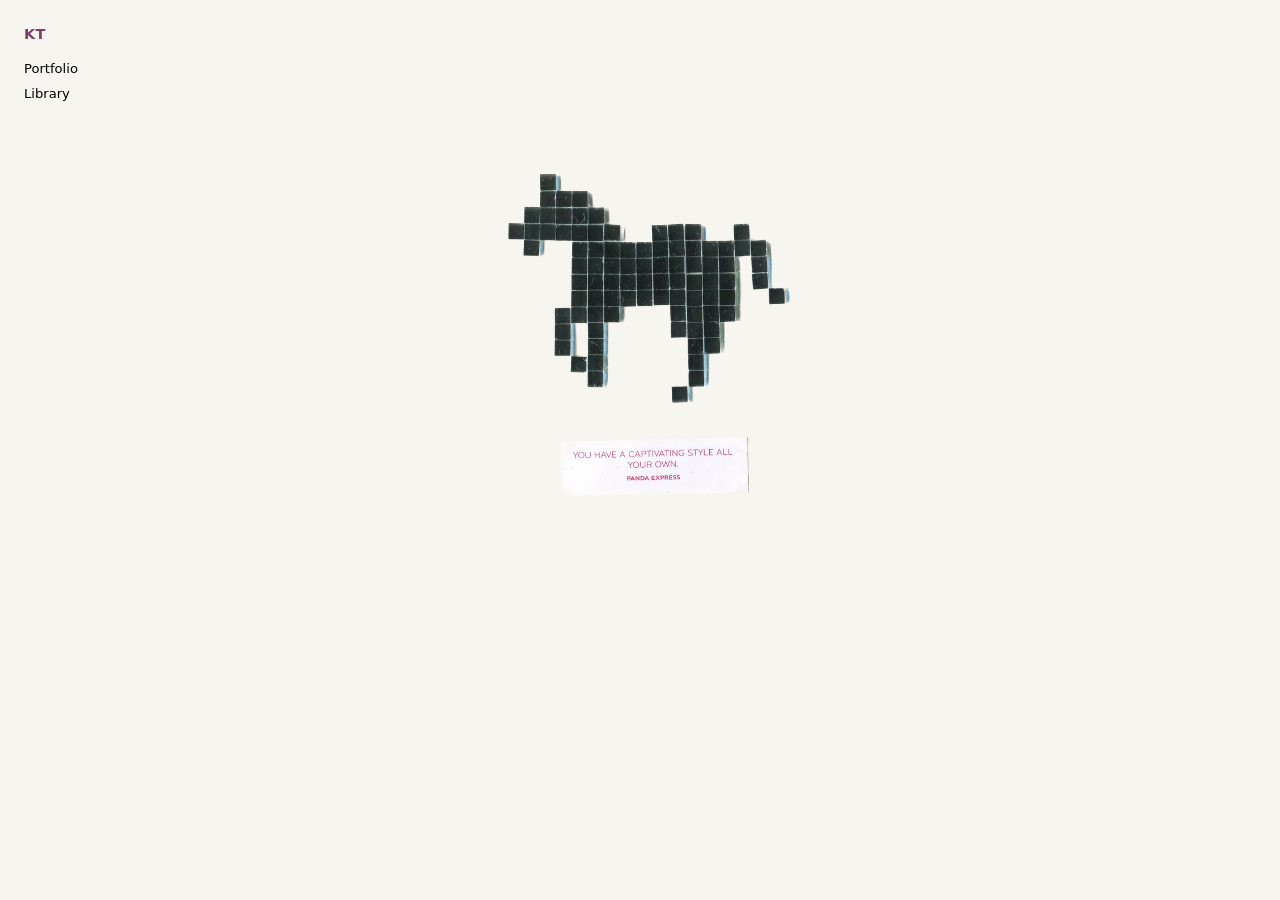
<file: index.html>
<!doctype html>
<html lang="en">
  <head>
    <meta charset="utf-8">
    <meta name="viewport" content="width=device-width, initial-scale=1">
    <title>KT</title>
    <meta name="description" content="Kelsey Telo's portfolio and visual archive.">
    <link rel="stylesheet" href="styles.css">
  </head>
  <body>
    <header class="site-header">
      <h1>KT</h1>
    </header>
    <div class="archive-layout">
      <nav class="site-menu" aria-label="Archive menu">
        <a href="portfolio.html">Portfolio</a>
        <a href="library.html">Library</a>
      </nav>
      <main class="landing-stage" aria-label="What is luck image sequence">
        <div class="landing-slideshow" data-landing-slideshow>
          <div class="landing-slide is-visible" aria-hidden="false">
            <img class="landing-image" src="images/what-is-luck/processed/01-img20260711-19543606-background-removed.png" alt="Mosaic horse">
          </div>
          <div class="landing-slide" aria-hidden="true">
            <img class="landing-image" alt="">
          </div>
        </div>
      </main>
    </div>
    <script src="luck.js?v=20260811-landing"></script>
    <script src="landing.js?v=20260811-images-only"></script>
  </body>
</html>
</file>
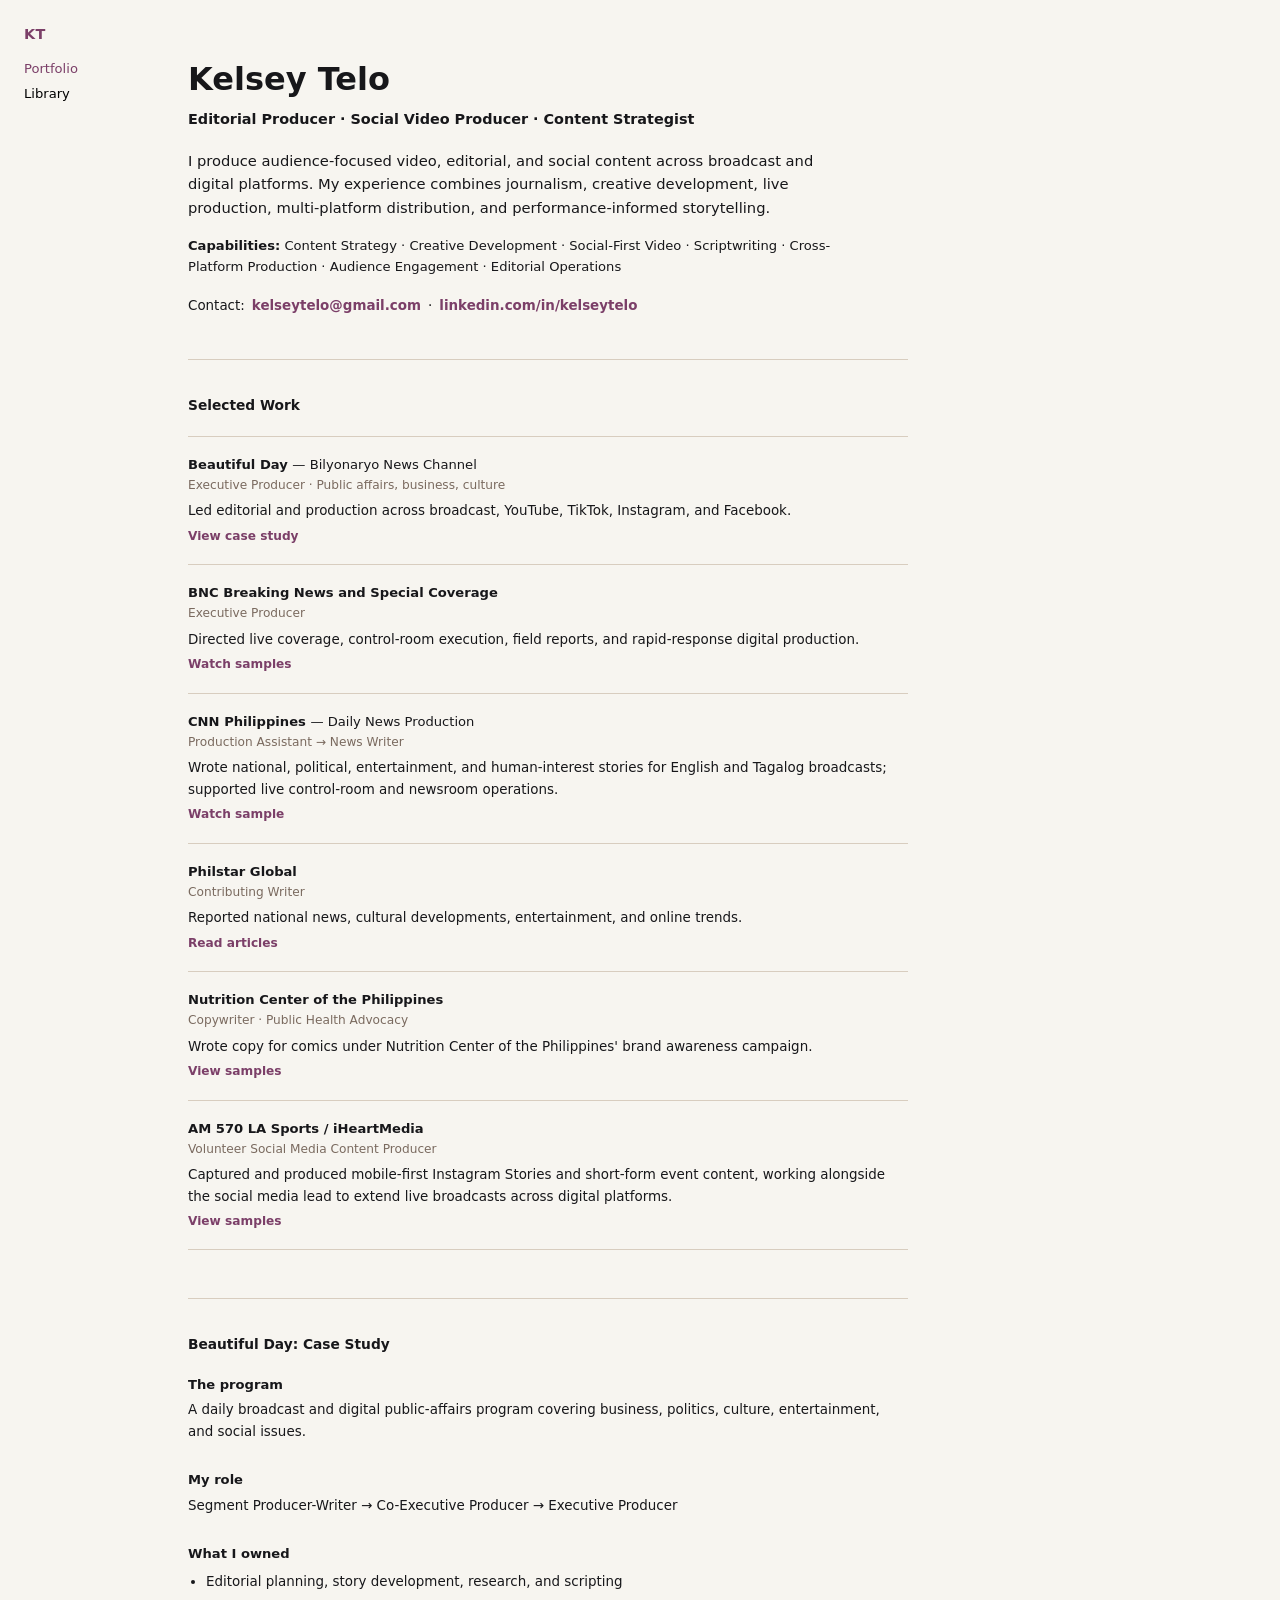
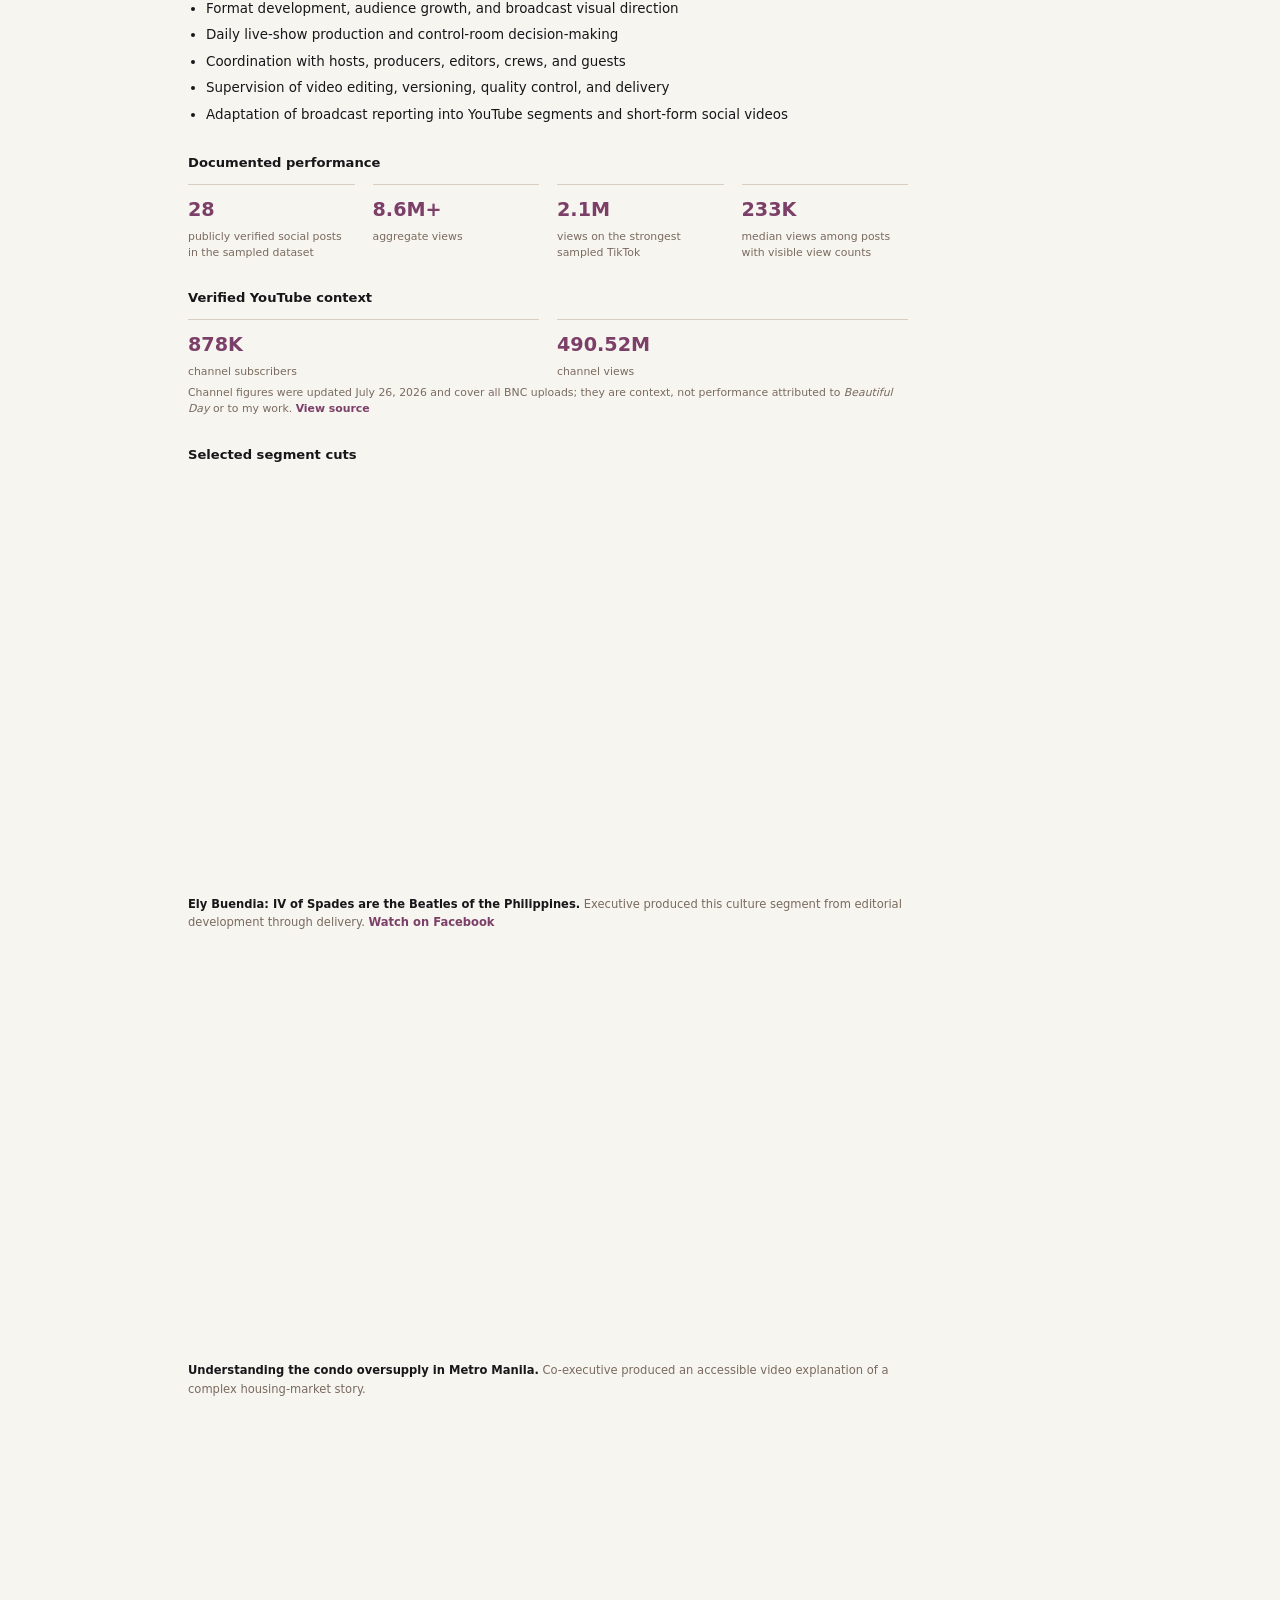
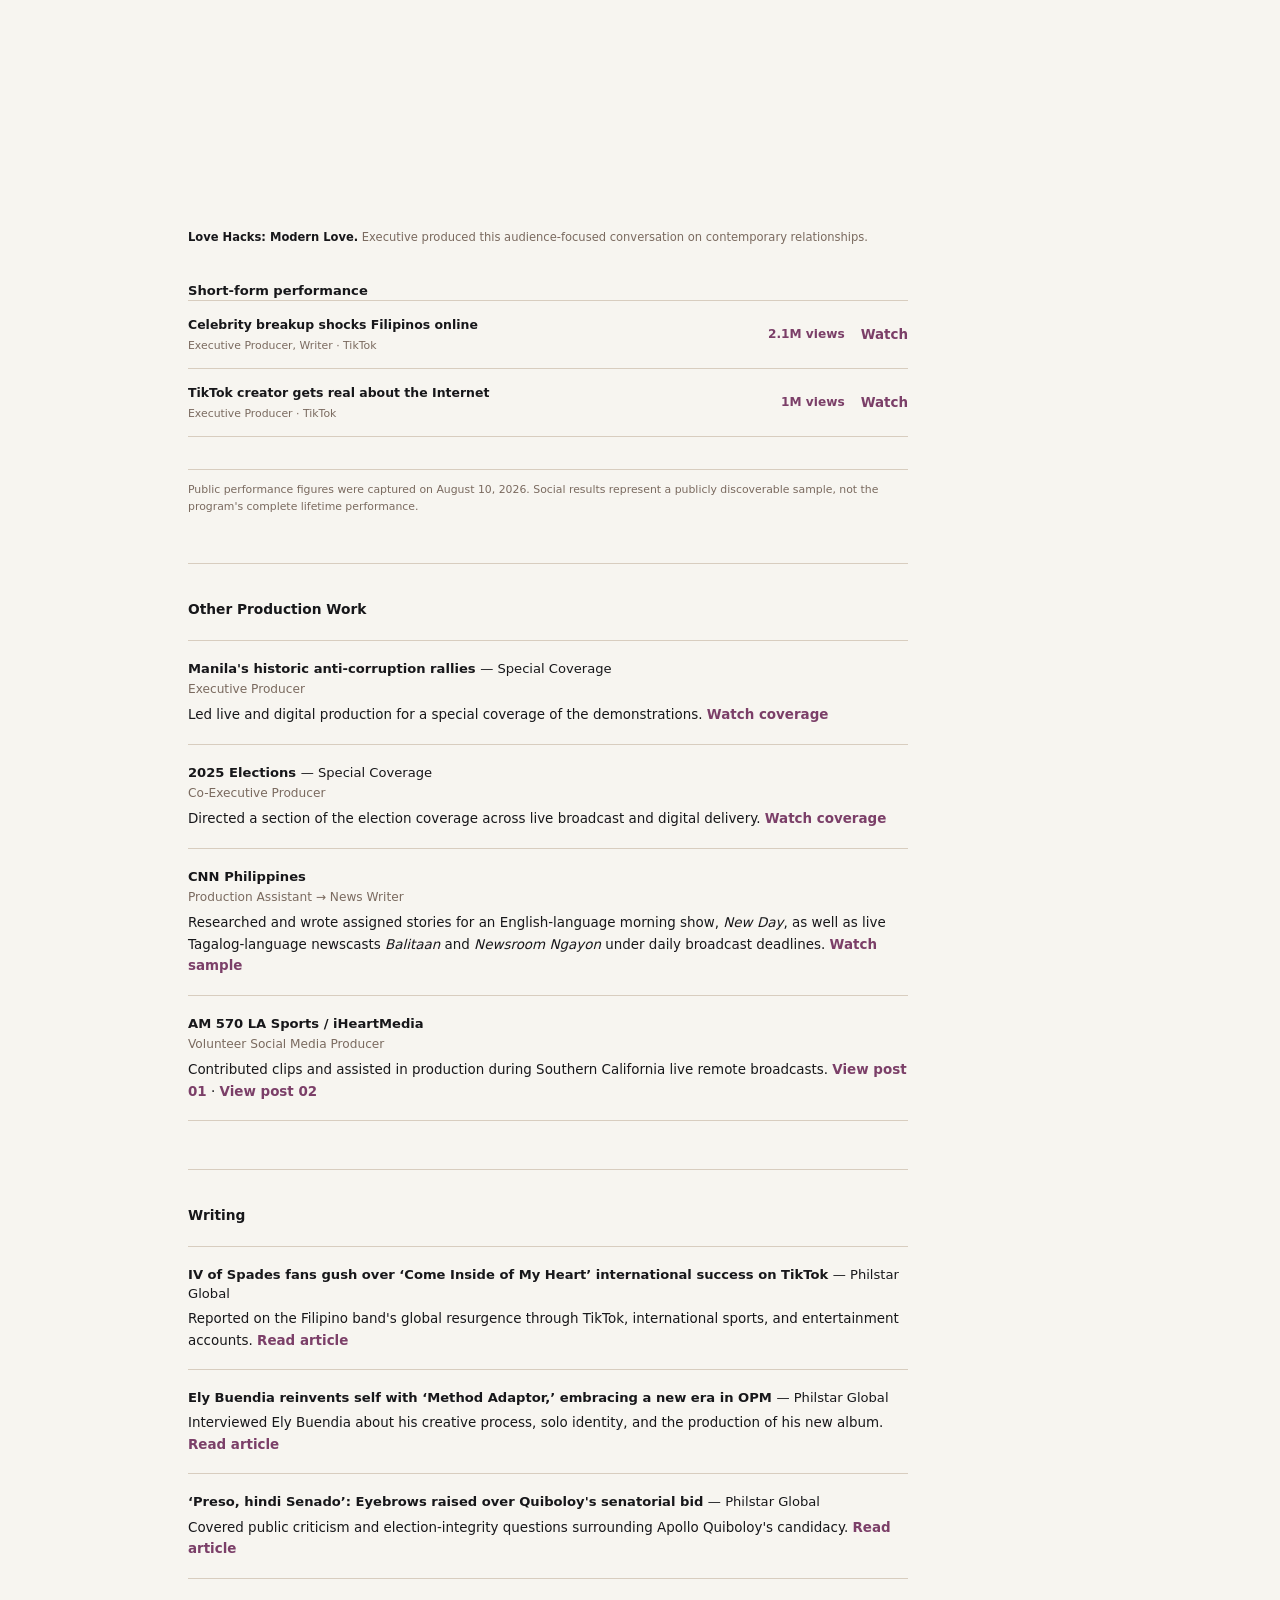
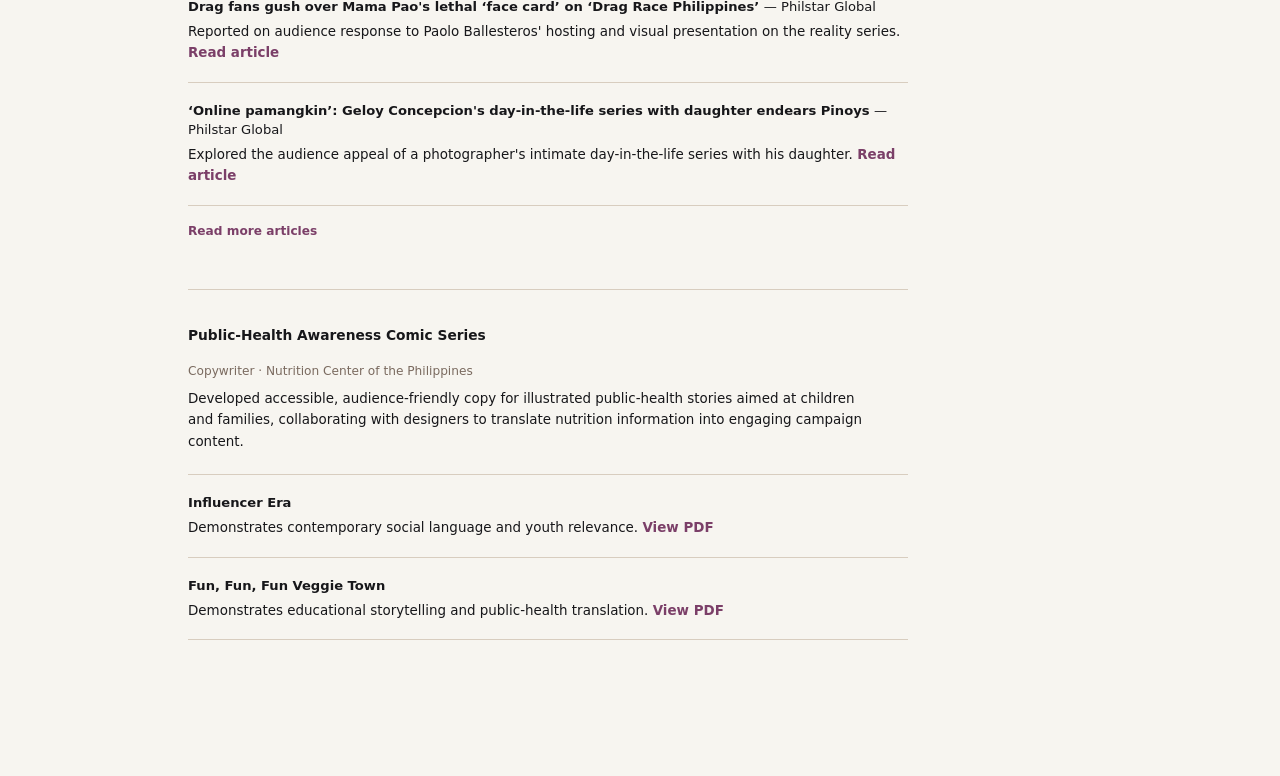
<file: work/index.html>
<!doctype html>
<html lang="en">
  <head>
    <meta charset="utf-8">
    <meta name="viewport" content="width=device-width, initial-scale=1">
    <title>Portfolio | Kelsey's Archive</title>
    <meta name="description" content="Selected work from Kelsey's archive.">
    <link rel="canonical" href="https://kelseytelo.com/work/">
    <link rel="stylesheet" href="../styles.css">
  </head>
  <body class="portfolio-page">
    <header class="site-header">
      <a href="../index.html">KT</a>
    </header>
    <div class="archive-layout">
      <nav class="site-menu" aria-label="Archive menu">
        <a href="./" aria-current="page">Portfolio</a>
        <a href="../library.html">Library</a>
      </nav>
      <main class="portfolio-content">
        <section class="portfolio-intro" aria-labelledby="portfolio-name">
          <h1 class="portfolio-name" id="portfolio-name">Kelsey Telo</h1>
          <p class="portfolio-role">Editorial Producer &middot; Social Video Producer &middot; Content Strategist</p>
          <p class="portfolio-summary">I produce audience-focused video, editorial, and social content across broadcast and digital platforms. My experience combines journalism, creative development, live production, multi-platform distribution, and performance-informed storytelling.</p>
          <p class="portfolio-capabilities"><strong>Capabilities:</strong> Content Strategy &middot; Creative Development &middot; Social-First Video &middot; Scriptwriting &middot; Cross-Platform Production &middot; Audience Engagement &middot; Editorial Operations</p>
          <p class="portfolio-contact" aria-label="Contact links">
            <span>Contact:</span>
            <a href="mailto:kelseytelo@gmail.com">kelseytelo@gmail.com</a>
            <span aria-hidden="true">&middot;</span>
            <a href="https://www.linkedin.com/in/kelseytelo" target="_blank" rel="noopener noreferrer">linkedin.com/in/kelseytelo</a>
          </p>
        </section>

        <section class="portfolio-section" aria-labelledby="selected-work">
          <h2 id="selected-work">Selected Work</h2>
          <div class="work-list">
            <article class="work-row">
              <h3>Beautiful Day <span>&mdash; Bilyonaryo News Channel</span></h3>
              <p class="work-role">Executive Producer &middot; Public affairs, business, culture</p>
              <p>Led editorial and production across broadcast, YouTube, TikTok, Instagram, and Facebook.</p>
              <p class="work-links"><a href="#beautiful-day">View case study</a></p>
            </article>
            <article class="work-row">
              <h3>BNC Breaking News and Special Coverage</h3>
              <p class="work-role">Executive Producer</p>
              <p>Directed live coverage, control-room execution, field reports, and rapid-response digital production.</p>
              <p class="work-links"><a href="#other-production">Watch samples</a></p>
            </article>
            <article class="work-row">
              <h3>CNN Philippines <span>&mdash; Daily News Production</span></h3>
              <p class="work-role">Production Assistant &rarr; News Writer</p>
              <p>Wrote national, political, entertainment, and human-interest stories for English and Tagalog broadcasts; supported live control-room and newsroom operations.</p>
              <p class="work-links"><a href="https://youtu.be/PTy7myUGrJ4" target="_blank" rel="noopener noreferrer">Watch sample</a></p>
            </article>
            <article class="work-row">
              <h3>Philstar Global</h3>
              <p class="work-role">Contributing Writer</p>
              <p>Reported national news, cultural developments, entertainment, and online trends.</p>
              <p class="work-links"><a href="#writing">Read articles</a></p>
            </article>
            <article class="work-row">
              <h3>Nutrition Center of the Philippines</h3>
              <p class="work-role">Copywriter &middot; Public Health Advocacy</p>
              <p>Wrote copy for comics under Nutrition Center of the Philippines' brand awareness campaign.</p>
              <p class="work-links"><a href="#public-health">View samples</a></p>
            </article>
            <article class="work-row">
              <h3>AM 570 LA Sports / iHeartMedia</h3>
              <p class="work-role">Volunteer Social Media Content Producer</p>
              <p>Captured and produced mobile-first Instagram Stories and short-form event content, working alongside the social media lead to extend live broadcasts across digital platforms.</p>
              <p class="work-links"><a href="#other-production">View samples</a></p>
            </article>
          </div>
        </section>

        <section class="portfolio-section case-study" id="beautiful-day" aria-labelledby="case-study-title">
          <h2 id="case-study-title">Beautiful Day: Case Study</h2>
          <div class="case-study-block">
            <h3>The program</h3>
            <p>A daily broadcast and digital public-affairs program covering business, politics, culture, entertainment, and social issues.</p>
          </div>
          <div class="case-study-block">
            <h3>My role</h3>
            <p>Segment Producer-Writer &rarr; Co-Executive Producer &rarr; Executive Producer</p>
          </div>
          <div class="case-study-block">
            <h3>What I owned</h3>
            <ul>
              <li>Editorial planning, story development, research, and scripting</li>
              <li>Format development, audience growth, and broadcast visual direction</li>
              <li>Daily live-show production and control-room decision-making</li>
              <li>Coordination with hosts, producers, editors, crews, and guests</li>
              <li>Supervision of video editing, versioning, quality control, and delivery</li>
              <li>Adaptation of broadcast reporting into YouTube segments and short-form social videos</li>
            </ul>
          </div>
          <div class="case-study-block">
            <h3>Documented performance</h3>
            <dl class="performance-list">
              <div><dt>28</dt><dd>publicly verified social posts in the sampled dataset</dd></div>
              <div><dt>8.6M+</dt><dd>aggregate views</dd></div>
              <div><dt>2.1M</dt><dd>views on the strongest sampled TikTok</dd></div>
              <div><dt>233K</dt><dd>median views among posts with visible view counts</dd></div>
            </dl>
          </div>
          <div class="case-study-block youtube-context">
            <h3>Verified YouTube context</h3>
            <dl class="youtube-metrics">
              <div><dt>878K</dt><dd>channel subscribers</dd></div>
              <div><dt>490.52M</dt><dd>channel views</dd></div>
            </dl>
            <p class="metric-note">Channel figures were updated July 26, 2026 and cover all BNC uploads; they are context, not performance attributed to <em>Beautiful Day</em> or to my work. <a href="https://vidiq.com/youtube-stats/channel/%40bncphl/" target="_blank" rel="noopener noreferrer">View source</a></p>
          </div>
          <div class="case-study-block examples">
            <h3>Selected segment cuts</h3>
            <article class="video-example">
              <iframe src="https://www.facebook.com/plugins/video.php?href=https%3A%2F%2Fwww.facebook.com%2Freel%2F1880527686169283&amp;show_text=false&amp;width=720" title="Ely Buendia: IV of Spades are the Beatles of the Philippines" loading="lazy" allow="autoplay; clipboard-write; encrypted-media; picture-in-picture; web-share" allowfullscreen></iframe>
              <p><strong>Ely Buendia: IV of Spades are the Beatles of the Philippines.</strong> Executive produced this culture segment from editorial development through delivery. <a href="https://www.facebook.com/reel/1880527686169283" target="_blank" rel="noopener noreferrer">Watch on Facebook</a></p>
            </article>
            <article class="video-example">
              <iframe src="https://www.youtube-nocookie.com/embed/qZuF6i4i9EI" title="Understanding the condo oversupply in Metro Manila" loading="lazy" allow="accelerometer; autoplay; clipboard-write; encrypted-media; gyroscope; picture-in-picture; web-share" allowfullscreen></iframe>
              <p><strong>Understanding the condo oversupply in Metro Manila.</strong> Co-executive produced an accessible video explanation of a complex housing-market story.</p>
            </article>
            <article class="video-example">
              <iframe src="https://www.youtube-nocookie.com/embed/GfpWCjfz0dI" title="Love Hacks: Modern Love" loading="lazy" allow="accelerometer; autoplay; clipboard-write; encrypted-media; gyroscope; picture-in-picture; web-share" allowfullscreen></iframe>
              <p><strong>Love Hacks: Modern Love.</strong> Executive produced this audience-focused conversation on contemporary relationships.</p>
            </article>
          </div>
          <div class="case-study-block short-form-work">
            <h3>Short-form performance</h3>
            <article class="sample-row">
              <div>
                <h4>Celebrity breakup shocks Filipinos online</h4>
                <p>Executive Producer, Writer &middot; TikTok</p>
              </div>
              <p class="sample-result">2.1M views</p>
              <a href="https://www.tiktok.com/@bnc.exclusive/video/7574061160916323585" target="_blank" rel="noopener noreferrer">Watch</a>
            </article>
            <article class="sample-row">
              <div>
                <h4>TikTok creator gets real about the Internet</h4>
                <p>Executive Producer &middot; TikTok</p>
              </div>
              <p class="sample-result">1M views</p>
              <a href="https://www.tiktok.com/@bnc.exclusive/video/7572113443650620673" target="_blank" rel="noopener noreferrer">Watch</a>
            </article>
          </div>
          <p class="methodology-note">Public performance figures were captured on August 10, 2026. Social results represent a publicly discoverable sample, not the program's complete lifetime performance.</p>
        </section>

        <section class="portfolio-section" id="other-production" aria-labelledby="other-production-title">
          <h2 id="other-production-title">Other Production Work</h2>
          <div class="work-list">
            <article class="work-row">
              <h3>Manila's historic anti-corruption rallies <span>&mdash; Special Coverage</span></h3>
              <p class="work-role">Executive Producer</p>
              <p>Led live and digital production for a special coverage of the demonstrations. <a href="https://www.youtube.com/watch?v=zhgCXHZh8dU" target="_blank" rel="noopener noreferrer">Watch coverage</a></p>
            </article>
            <article class="work-row">
              <h3>2025 Elections <span>&mdash; Special Coverage</span></h3>
              <p class="work-role">Co-Executive Producer</p>
              <p>Directed a section of the election coverage across live broadcast and digital delivery. <a href="https://www.youtube.com/watch?v=Y-tqPPBwK7Q" target="_blank" rel="noopener noreferrer">Watch coverage</a></p>
            </article>
            <article class="work-row">
              <h3>CNN Philippines</h3>
              <p class="work-role">Production Assistant &rarr; News Writer</p>
              <p>Researched and wrote assigned stories for an English-language morning show, <em>New Day</em>, as well as live Tagalog-language newscasts <em>Balitaan</em> and <em>Newsroom Ngayon</em> under daily broadcast deadlines. <a href="https://youtu.be/PTy7myUGrJ4" target="_blank" rel="noopener noreferrer">Watch sample</a></p>
            </article>
            <article class="work-row">
              <h3>AM 570 LA Sports / iHeartMedia</h3>
              <p class="work-role">Volunteer Social Media Producer</p>
              <p>Contributed clips and assisted in production during Southern California live remote broadcasts. <a href="https://www.instagram.com/p/DbzF6RYhrNw/" target="_blank" rel="noopener noreferrer">View post 01</a> <span aria-hidden="true">&middot;</span> <a href="https://www.instagram.com/p/DaqModFhZ0U/" target="_blank" rel="noopener noreferrer">View post 02</a></p>
            </article>
          </div>
        </section>

        <section class="portfolio-section" id="writing" aria-labelledby="writing-title">
          <h2 id="writing-title">Writing</h2>
          <div class="writing-list">
            <article class="writing-row">
              <h3>IV of Spades fans gush over &lsquo;Come Inside of My Heart&rsquo; international success on TikTok <span>&mdash; Philstar Global</span></h3>
              <p>Reported on the Filipino band's global resurgence through TikTok, international sports, and entertainment accounts. <a href="https://interaksyon.philstar.com/celebrities/2024/11/03/286194/iv-of-spades-fans-gush-over-come-inside-of-my-heart-international-success-on-tiktok/" target="_blank" rel="noopener noreferrer">Read article</a></p>
            </article>
            <article class="writing-row">
              <h3>Ely Buendia reinvents self with &lsquo;Method Adaptor,&rsquo; embracing a new era in OPM <span>&mdash; Philstar Global</span></h3>
              <p>Interviewed Ely Buendia about his creative process, solo identity, and the production of his new album. <a href="https://interaksyon.philstar.com/celebrities/2024/10/30/286318/ely-buendia-new-album-method-adaptor/" target="_blank" rel="noopener noreferrer">Read article</a></p>
            </article>
            <article class="writing-row">
              <h3>&lsquo;Preso, hindi Senado&rsquo;: Eyebrows raised over Quiboloy's senatorial bid <span>&mdash; Philstar Global</span></h3>
              <p>Covered public criticism and election-integrity questions surrounding Apollo Quiboloy's candidacy. <a href="https://interaksyon.philstar.com/politics-issues/2024/10/11/285248/preso-hindi-senado-eyebrows-raised-over-quiboloys-senatorial-bid/" target="_blank" rel="noopener noreferrer">Read article</a></p>
            </article>
            <article class="writing-row">
              <h3>Drag fans gush over Mama Pao's lethal &lsquo;face card&rsquo; on &lsquo;Drag Race Philippines&rsquo; <span>&mdash; Philstar Global</span></h3>
              <p>Reported on audience response to Paolo Ballesteros' hosting and visual presentation on the reality series. <a href="https://interaksyon.philstar.com/celebrities/2024/09/09/283111/drag-fans-gush-over-mama-paos-lethal-face-card-on-drag-race-philippines/" target="_blank" rel="noopener noreferrer">Read article</a></p>
            </article>
            <article class="writing-row">
              <h3>&lsquo;Online pamangkin&rsquo;: Geloy Concepcion's day-in-the-life series with daughter endears Pinoys <span>&mdash; Philstar Global</span></h3>
              <p>Explored the audience appeal of a photographer's intimate day-in-the-life series with his daughter. <a href="https://interaksyon.philstar.com/trends-spotlights/2024/08/30/282461/online-pamangkin-geloy-concepcion-day-in-the-life-daughter/" target="_blank" rel="noopener noreferrer">Read article</a></p>
            </article>
          </div>
          <p class="section-more"><a href="https://muckrack.com/kelsey-telo/articles" target="_blank" rel="noopener noreferrer">Read more articles</a></p>
        </section>

        <section class="portfolio-section" id="public-health" aria-labelledby="public-health-title">
          <h2 id="public-health-title">Public-Health Awareness Comic Series</h2>
          <div class="section-intro">
            <p class="work-role">Copywriter &middot; Nutrition Center of the Philippines</p>
            <p>Developed accessible, audience-friendly copy for illustrated public-health stories aimed at children and families, collaborating with designers to translate nutrition information into engaging campaign content.</p>
          </div>
          <div class="work-list">
            <article class="work-row">
              <h3>Influencer Era</h3>
              <p>Demonstrates contemporary social language and youth relevance. <a href="../documents/nutrition-center/pnfc-influencer-era.pdf" target="_blank" rel="noopener noreferrer">View PDF</a></p>
            </article>
            <article class="work-row">
              <h3>Fun, Fun, Fun Veggie Town</h3>
              <p>Demonstrates educational storytelling and public-health translation. <a href="../documents/nutrition-center/pnfc-fun-fun-fun-veggie-town.pdf" target="_blank" rel="noopener noreferrer">View PDF</a></p>
            </article>
          </div>
        </section>
      </main>
    </div>
    <button class="back-to-top" type="button" aria-label="Back to top" title="Back to top" data-back-to-top hidden>&uarr;</button>
    <script src="../portfolio.js?v=20260811-back-to-top"></script>
  </body>
</html>
</file>
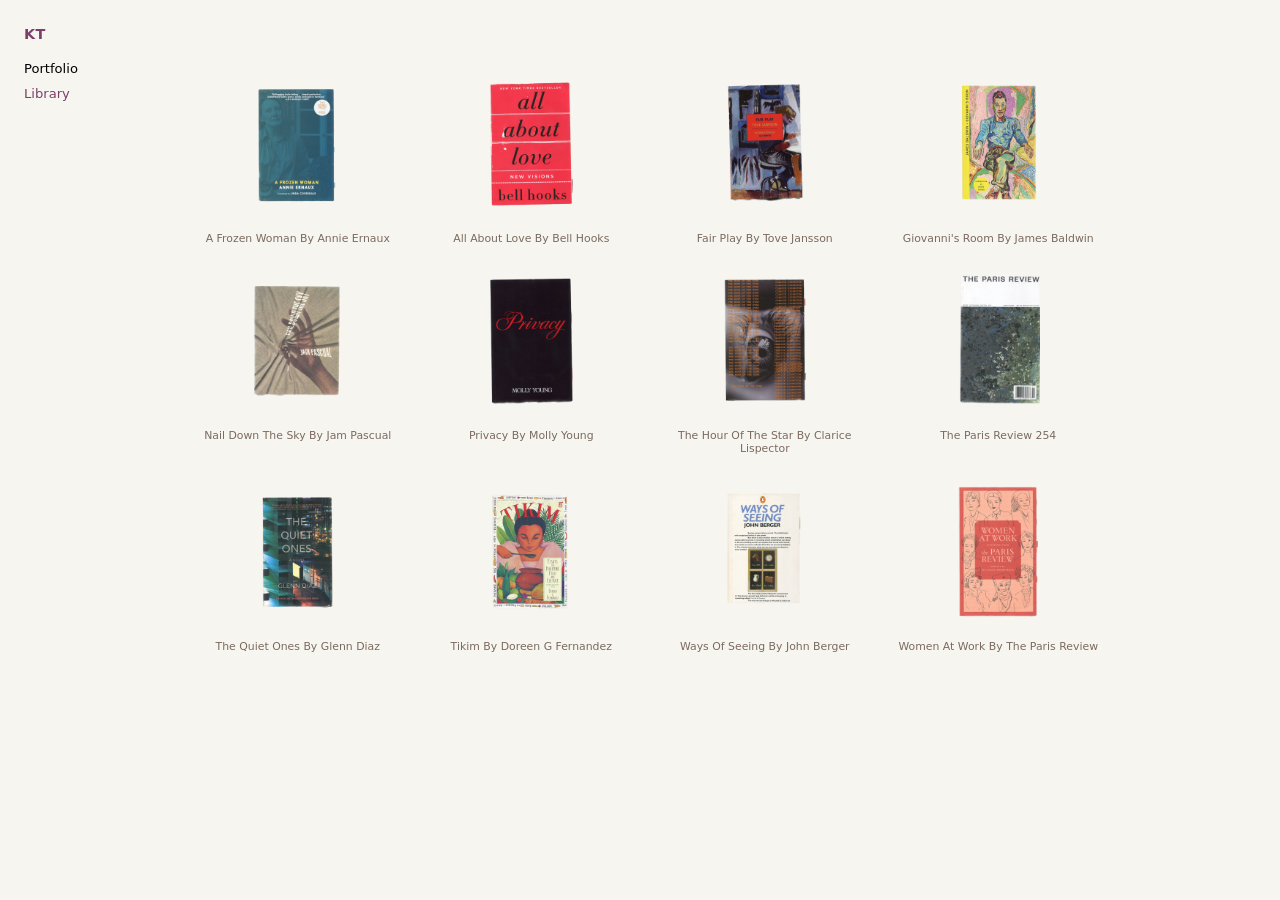
<file: library.html>
<!doctype html>
<html lang="en">
  <head>
    <meta charset="utf-8">
    <meta name="viewport" content="width=device-width, initial-scale=1">
    <title>Library | Kelsey's Archive</title>
    <meta name="description" content="Kelsey's visual library.">
    <link rel="stylesheet" href="styles.css">
  </head>
  <body>
    <header class="site-header">
      <a href="index.html">KT</a>
    </header>
    <div class="archive-layout">
      <nav class="site-menu" aria-label="Archive menu">
        <a href="portfolio.html">Portfolio</a>
        <a href="library.html" aria-current="page">Library</a>
      </nav>
      <main class="photo-grid" aria-label="Library photos" data-photo-grid>
        <noscript>Add photos to the archive by editing the photo list in photos.js.</noscript>
      </main>
    </div>
    <script src="photos.js?v=20260711-cleaned-pngs"></script>
    <script src="script.js?v=20260711-cleaned-pngs"></script>
  </body>
</html>
</file>
<file: styles.css>
:root {
  color-scheme: light;
  --background: #f7f5f0;
  --holder: #ebe3d6;
  --line: #d8cdbf;
  --muted: #7a6a5f;
  --plum: #7b3f68;
  --plum-hover: #5f2f50;
  --text: #24150f;
}

* {
  box-sizing: border-box;
}

html {
  min-height: 100%;
  font-family: Inter, ui-sans-serif, system-ui, -apple-system, BlinkMacSystemFont, "Segoe UI", sans-serif;
}

body {
  margin: 0;
  min-height: 100vh;
  background: var(--background);
  color: var(--text);
  font-family: inherit;
}

.site-header {
  padding: 24px 24px 18px;
}

h1,
.site-header a {
  margin: 0;
  color: var(--plum);
  display: inline-block;
  font-size: 0.9rem;
  font-weight: 800;
  letter-spacing: 0.03em;
  line-height: 1;
  text-decoration: none;
}

.archive-layout {
  display: grid;
  gap: 32px;
  grid-template-columns: 132px minmax(0, 920px);
  align-items: start;
  padding: 0 24px 40px;
}

.site-menu {
  display: grid;
  gap: 10px;
  justify-items: start;
}

.site-menu a {
  color: #000000;
  cursor: pointer;
  font-size: 0.82rem;
  font-weight: 400;
  text-decoration: none;
}

.site-menu a:hover,
.site-menu a:focus-visible,
.site-menu a[aria-current="page"] {
  color: var(--plum);
}

.landing-stage {
  align-items: start;
  display: flex;
  justify-content: center;
  width: 100%;
}

.landing-slideshow {
  aspect-ratio: 4 / 3;
  display: grid;
  max-width: 680px;
  width: 100%;
}

.landing-slide {
  grid-area: 1 / 1;
  height: 100%;
  opacity: 0;
  pointer-events: none;
  position: relative;
  transition: opacity 1.8s ease;
  width: 100%;
}

.landing-slide.is-visible {
  opacity: 1;
  pointer-events: auto;
}

.landing-image {
  display: block;
  height: 100%;
  object-fit: contain;
  width: 100%;
}

.photo-grid {
  display: grid;
  gap: 14px;
  grid-template-columns: repeat(4, minmax(0, 1fr));
  width: 100%;
}

.photo-card {
  margin: 0;
}

.photo-media {
  aspect-ratio: 4 / 3;
  display: grid;
  position: relative;
}

.photo-holder {
  aspect-ratio: 4 / 3;
  display: block;
  object-fit: contain;
  width: 100%;
}

.photo-media .photo-holder {
  grid-area: 1 / 1;
  height: 100%;
}

.book-back {
  opacity: 0;
}

.photo-card:hover .book-back,
.photo-card:focus-within .book-back {
  animation: reveal-back-cover 3.6s ease both;
}

@keyframes reveal-back-cover {
  0%,
  100% {
    opacity: 0;
  }

  35%,
  62% {
    opacity: 1;
  }
}

figcaption {
  min-height: 1.2rem;
  padding-top: 6px;
  color: var(--muted);
  font-size: 0.68rem;
  font-weight: 300;
  text-align: center;
}

.portfolio-page {
  color: #17171a;
}

.portfolio-content {
  font-size: 0.84rem;
  line-height: 1.6;
  max-width: 720px;
  padding-bottom: 48px;
  width: 100%;
}

.portfolio-content a {
  color: var(--plum);
  font-weight: 600;
  text-decoration: none;
}

.portfolio-content a:hover,
.portfolio-content a:focus-visible {
  color: var(--plum-hover);
}

.portfolio-intro {
  padding-bottom: 42px;
}

.portfolio-name {
  color: #17171a;
  display: block;
  font-size: 2rem;
  font-weight: 700;
  letter-spacing: 0;
  line-height: 1.15;
  margin: 0 0 10px;
}

.portfolio-role {
  font-size: 0.9rem;
  font-weight: 700;
  margin: 0 0 18px;
}

.portfolio-summary {
  font-size: 0.92rem;
  margin: 0;
  max-width: 650px;
}

.portfolio-capabilities {
  font-size: 0.82rem;
  margin: 16px 0 0;
  max-width: 680px;
}

.portfolio-contact {
  align-items: center;
  display: flex;
  flex-wrap: wrap;
  gap: 0 7px;
  margin: 18px 0 0;
}

.portfolio-pending {
  color: var(--muted);
}

.portfolio-section {
  border-top: 1px solid var(--line);
  padding: 34px 0 48px;
}

.portfolio-section > h2 {
  font-size: 0.86rem;
  font-weight: 700;
  margin: 0 0 20px;
}

.work-row,
.writing-row {
  border-top: 1px solid var(--line);
  padding: 18px 0;
}

.work-row:last-child,
.writing-row:last-child {
  border-bottom: 1px solid var(--line);
}

.work-row h3,
.writing-row h3,
.case-study-block h3 {
  font-size: 0.82rem;
  font-weight: 700;
  line-height: 1.45;
  margin: 0;
}

.work-row h3 span,
.writing-row h3 span {
  font-weight: 400;
}

.work-row p,
.writing-row p,
.case-study-block p {
  margin: 5px 0 0;
}

.work-row .work-role {
  color: var(--muted);
  font-size: 0.76rem;
  margin-top: 2px;
}

.work-links {
  font-size: 0.76rem;
}

.section-more {
  font-size: 0.76rem;
  margin: 16px 0 0;
}

.section-intro {
  margin: -4px 0 22px;
  max-width: 680px;
}

.section-intro p {
  margin: 6px 0 0;
}

.section-intro .work-role {
  color: var(--muted);
  font-size: 0.76rem;
  margin-top: 0;
}

.back-to-top {
  align-items: center;
  background: rgb(247 245 240 / 94%);
  border: 1px solid var(--line);
  border-radius: 4px;
  bottom: max(16px, env(safe-area-inset-bottom));
  color: var(--text);
  cursor: pointer;
  display: grid;
  font: inherit;
  font-size: 0.9rem;
  height: 34px;
  justify-items: center;
  padding: 0;
  position: fixed;
  right: max(16px, env(safe-area-inset-right));
  width: 34px;
  z-index: 10;
}

.back-to-top:hover,
.back-to-top:focus-visible {
  border-color: var(--plum);
  color: var(--plum);
}

.back-to-top:focus-visible {
  outline: 2px solid var(--plum);
  outline-offset: 2px;
}

.back-to-top[hidden] {
  display: none;
}

.case-study-block {
  margin-top: 28px;
}

.case-study-block:first-of-type {
  margin-top: 0;
}

.case-study-block ul {
  margin: 8px 0 0;
  padding-left: 18px;
}

.case-study-block li + li {
  margin-top: 5px;
}

.performance-list,
.youtube-metrics {
  display: grid;
  gap: 18px;
  grid-template-columns: repeat(4, minmax(0, 1fr));
  margin: 12px 0 0;
}

.performance-list div,
.youtube-metrics div {
  border-top: 1px solid var(--line);
  padding-top: 10px;
}

.performance-list dt,
.youtube-metrics dt {
  color: var(--plum);
  font-size: 1.2rem;
  font-weight: 700;
}

.performance-list dd,
.youtube-metrics dd {
  color: var(--muted);
  font-size: 0.68rem;
  line-height: 1.45;
  margin: 3px 0 0;
}

.youtube-metrics {
  grid-template-columns: repeat(2, minmax(0, 1fr));
}

.metric-note,
.methodology-note {
  color: var(--muted);
  font-size: 0.68rem;
  line-height: 1.5;
}

.video-example {
  margin-top: 18px;
}

.video-example iframe {
  aspect-ratio: 16 / 9;
  border: 0;
  display: block;
  width: 100%;
}

.video-example p {
  color: var(--muted);
  font-size: 0.72rem;
  margin-top: 7px;
}

.video-example p strong {
  color: #17171a;
}

.short-form-work {
  margin-top: 34px;
}

.sample-row {
  align-items: center;
  border-top: 1px solid var(--line);
  display: grid;
  gap: 16px;
  grid-template-columns: minmax(0, 1fr) auto auto;
  padding: 14px 0;
}

.sample-row:last-child {
  border-bottom: 1px solid var(--line);
}

.sample-row h4 {
  font-size: 0.78rem;
  margin: 0;
}

.sample-row p {
  color: var(--muted);
  font-size: 0.68rem;
  margin: 2px 0 0;
}

.sample-row .sample-result {
  color: var(--plum);
  font-size: 0.76rem;
  font-weight: 700;
  margin: 0;
  white-space: nowrap;
}

.methodology-note {
  border-top: 1px solid var(--line);
  margin: 32px 0 0;
  padding-top: 12px;
}

.journal-entry {
  width: 100%;
}

.carousel {
  align-items: center;
  display: grid;
  gap: 12px;
  grid-template-columns: 26px minmax(0, 480px) 26px;
  max-width: 556px;
  width: 100%;
}

.carousel-slide {
  margin: 0;
  min-width: 0;
}

.carousel-image {
  aspect-ratio: 4 / 3;
  display: block;
  object-fit: contain;
  width: 100%;
}

.carousel-button {
  align-items: center;
  appearance: none;
  background: transparent;
  border: 0;
  color: #000000;
  cursor: pointer;
  display: grid;
  font: inherit;
  font-size: 0.86rem;
  height: 26px;
  justify-items: center;
  padding: 0;
  width: 26px;
}

.carousel-button:hover,
.carousel-button:focus-visible {
  color: var(--plum);
}

.carousel-button[hidden],
.carousel[hidden] {
  display: none;
}

@media (max-width: 700px) {
  .archive-layout {
    gap: 28px;
    grid-template-columns: 1fr;
  }

  .landing-stage {
    justify-content: start;
  }

  .photo-grid {
    grid-template-columns: repeat(2, minmax(0, 1fr));
  }

  .portfolio-content {
    max-width: 100%;
  }

  .portfolio-name {
    font-size: 1.7rem;
  }

  .performance-list,
  .youtube-metrics {
    grid-template-columns: repeat(2, minmax(0, 1fr));
  }

  .sample-row {
    align-items: start;
    gap: 5px;
    grid-template-columns: 1fr auto;
  }

  .sample-row > div {
    grid-column: 1 / -1;
  }

  .carousel {
    gap: 8px;
    grid-template-columns: 22px minmax(0, 1fr) 22px;
    max-width: 100%;
  }

  .carousel-button {
    font-size: 0.78rem;
    height: 22px;
    width: 22px;
  }
}

@media (prefers-reduced-motion: reduce) {
  .landing-slide {
    transition: none;
  }
}
</file>
